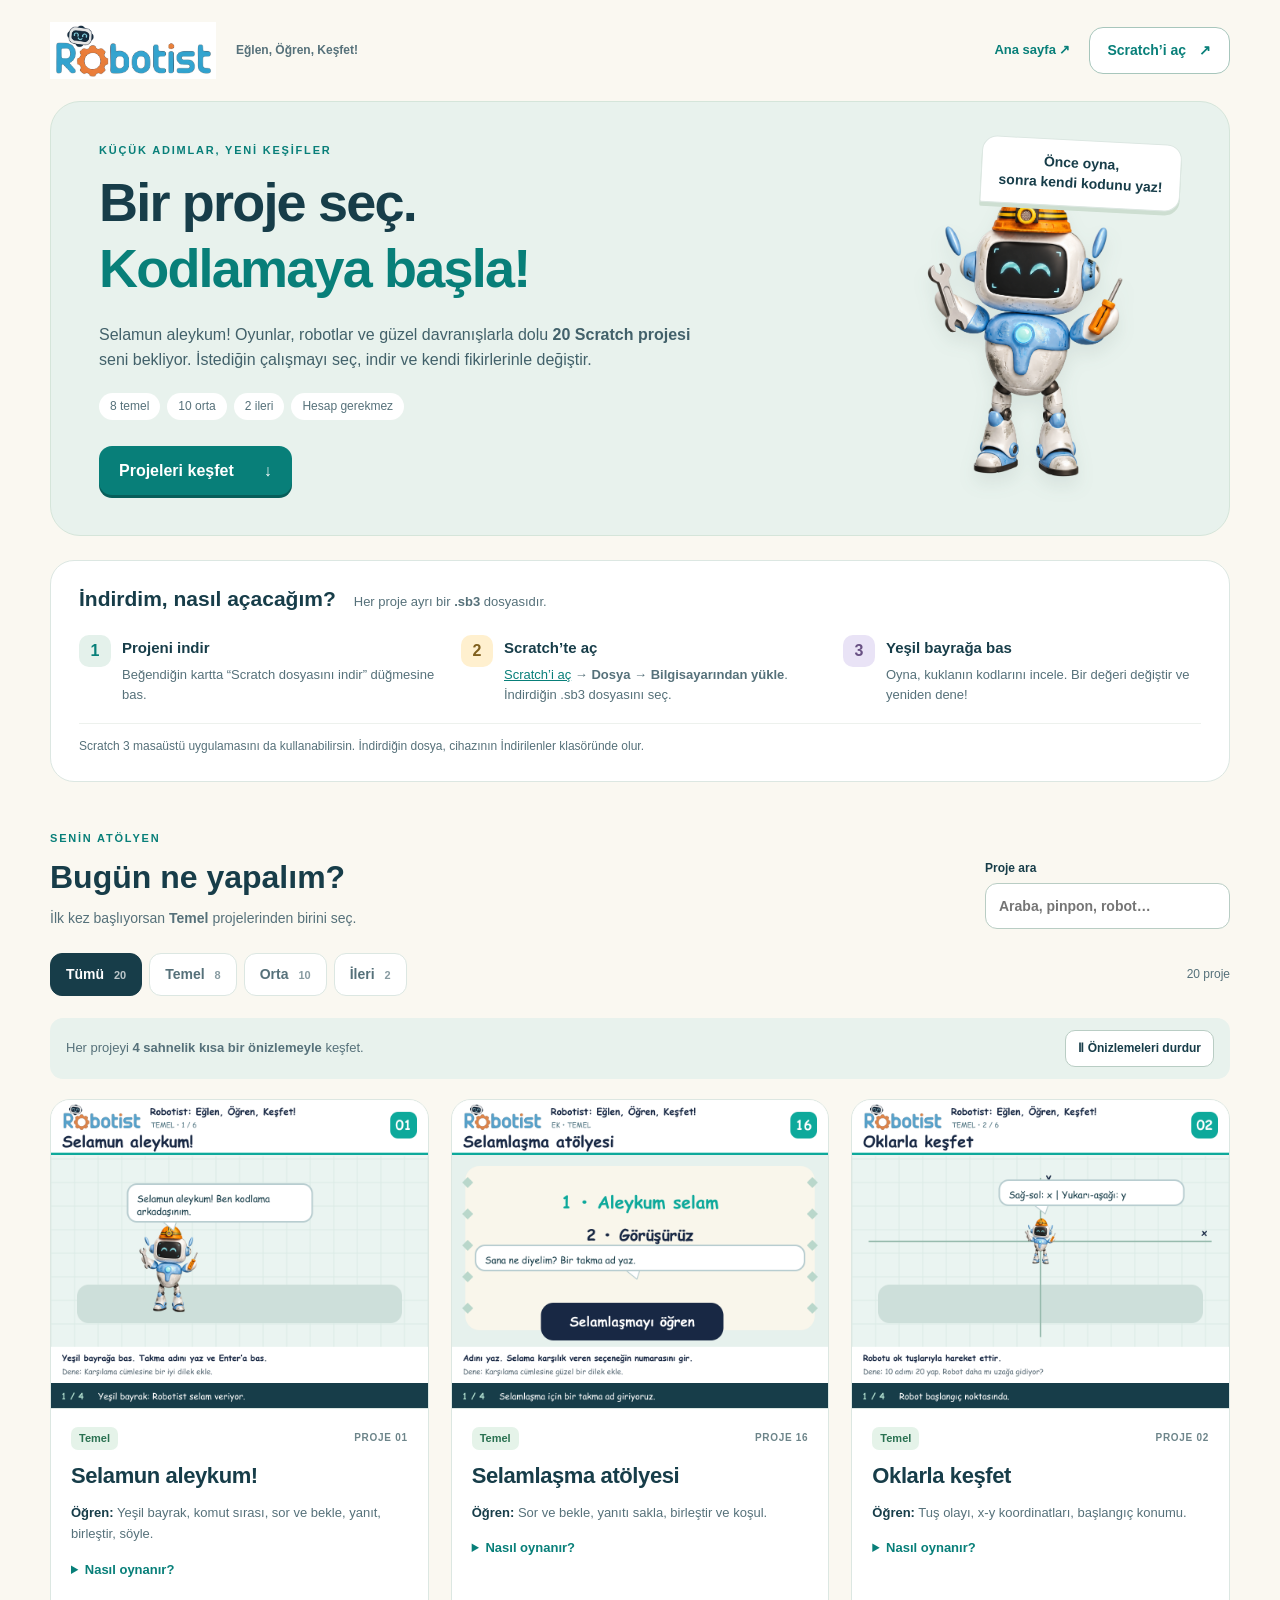
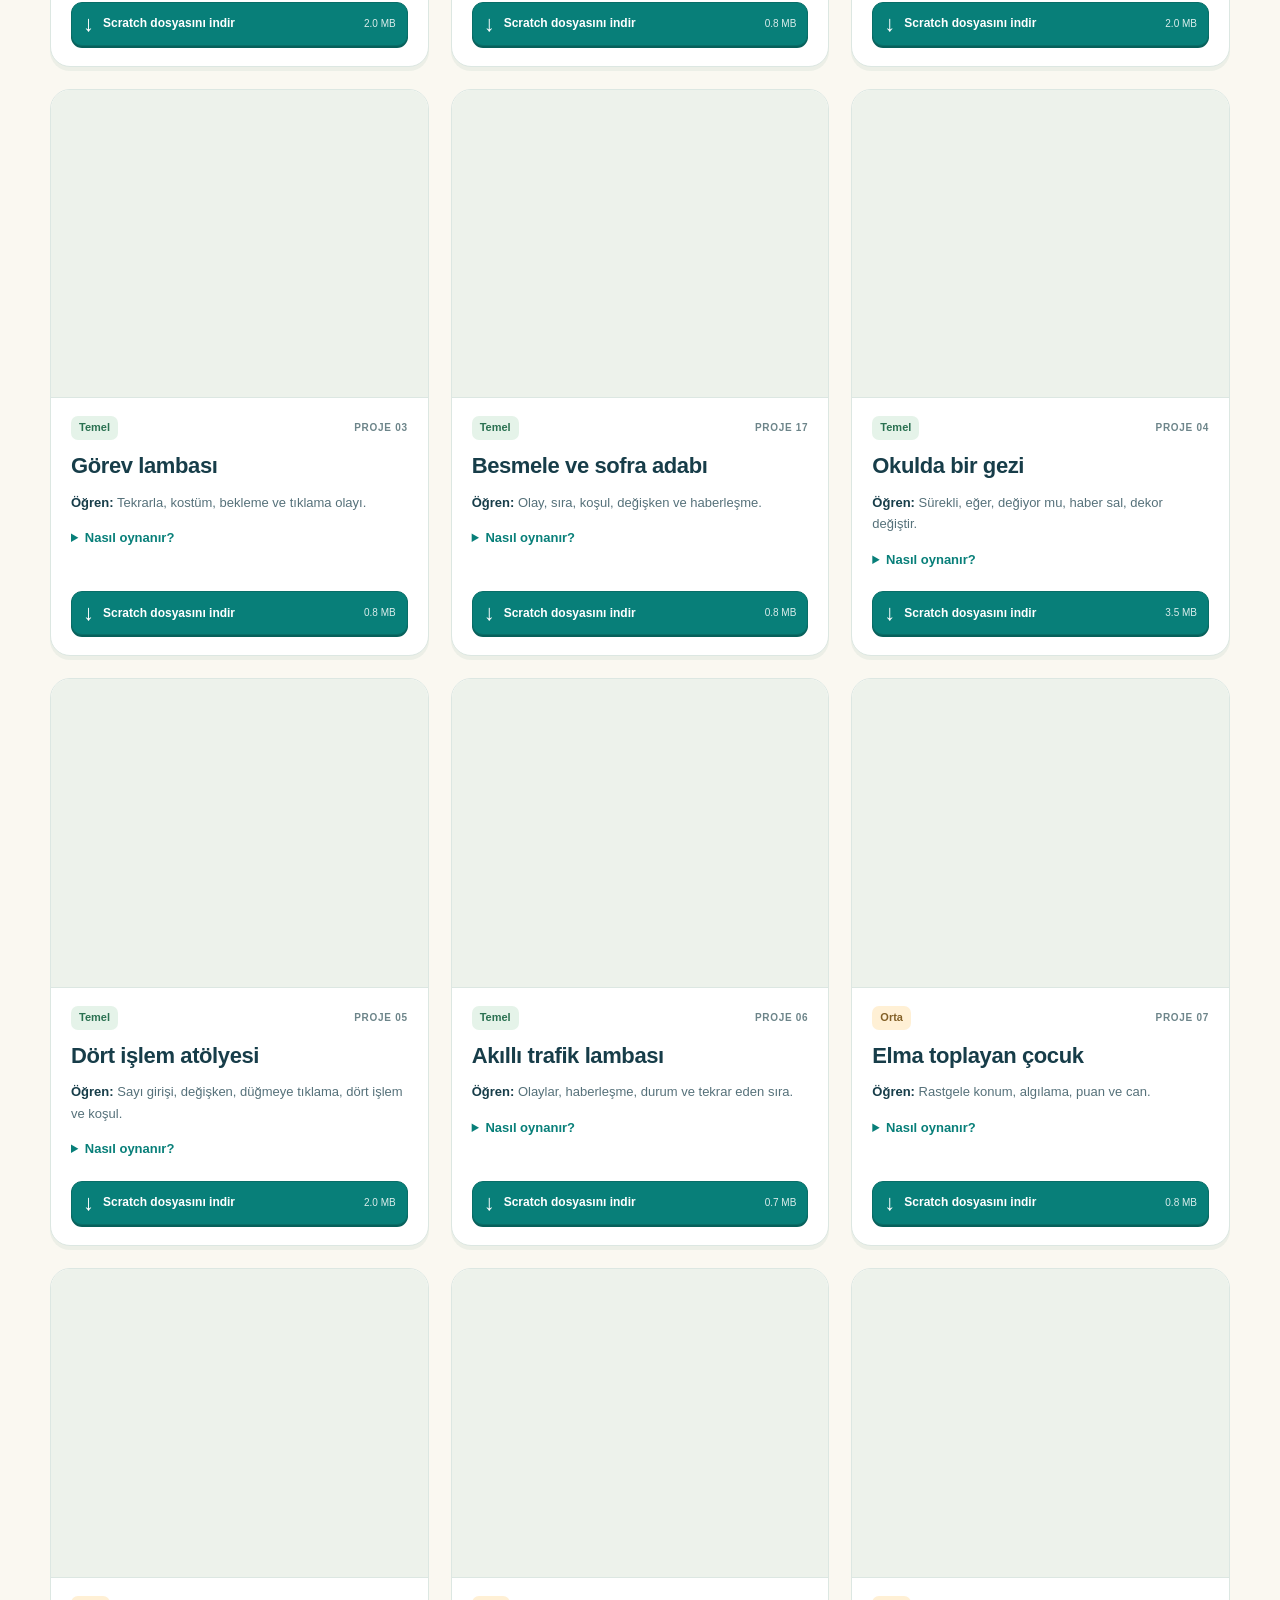
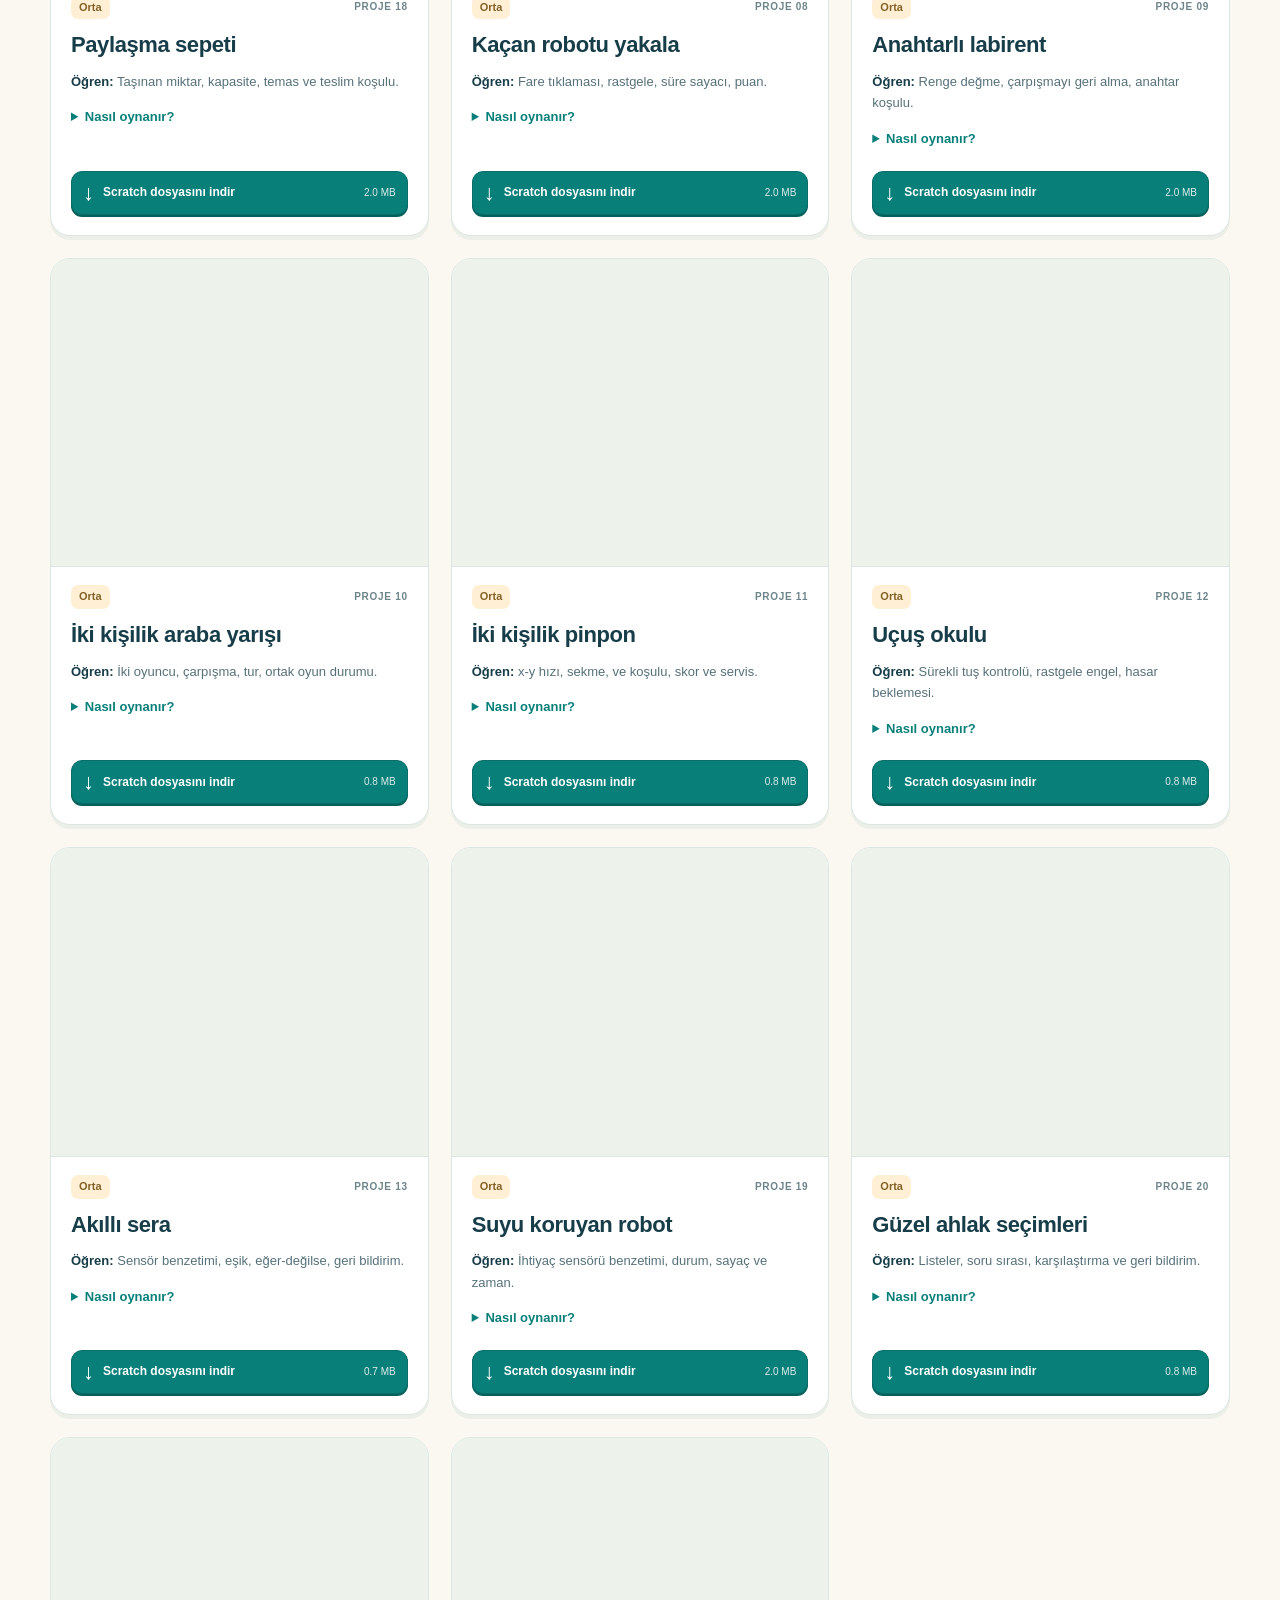
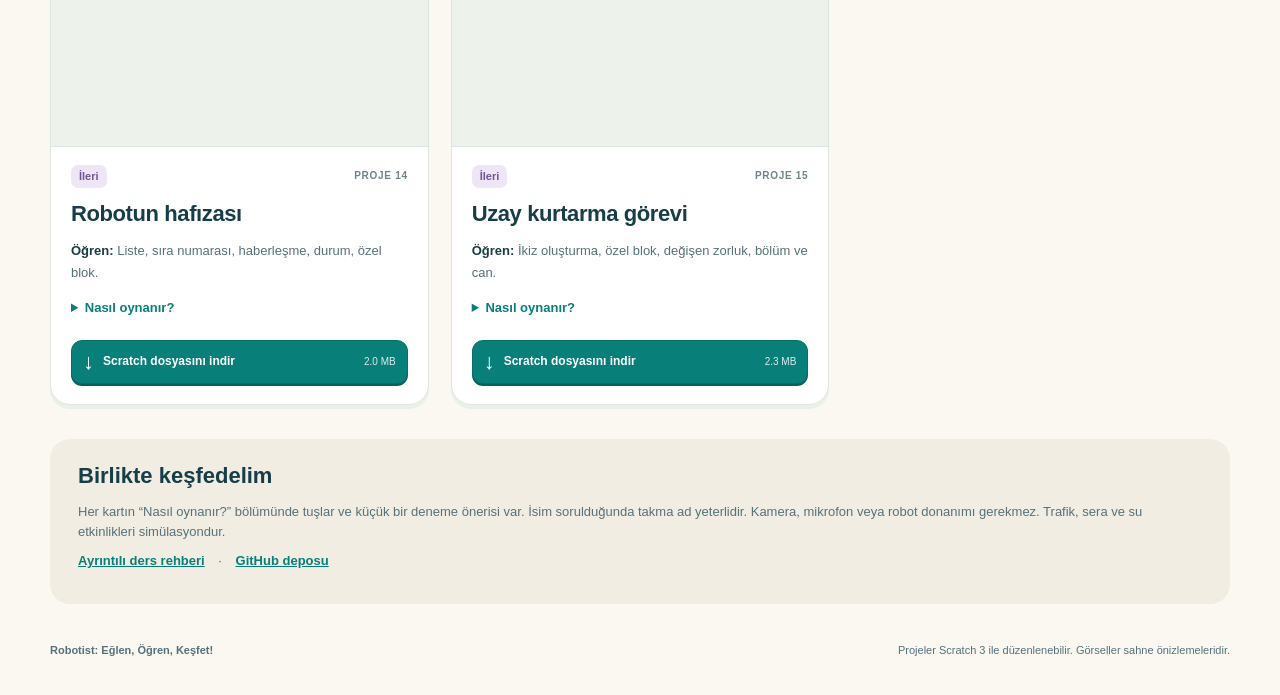
<file: index.html>
<!doctype html>
<html lang="tr"><head><meta charset="utf-8"><meta name="viewport" content="width=device-width,initial-scale=1">
<title>Robotist | 20 Scratch projesi</title><meta name="description" content="20 hareketli önizlemeli Scratch projesinden istediğini seç, tek tek indir ve Scratch'te aç. Çocuklar için temel, orta ve ileri düzey kodlama etkinlikleri.">
<link rel="icon" href="marka/robotist_logo.png"><link rel="stylesheet" href="katalog.css"><script src="katalog.js" defer></script></head>
<body><a class="skip" href="#projeler">Projelere geç</a>
<header class="site-header"><a class="brand" href="https://robotist.fun/" aria-label="Robotist ana sayfa"><img src="marka/robotist_logo.png" width="180" height="62" alt="Robotist"><span>Eğlen, Öğren, Keşfet!</span></a><nav class="header-nav"><a class="home-link" href="https://robotist.fun/">Ana sayfa ↗</a><a class="scratch-link" href="https://scratch.mit.edu/projects/editor/" target="_blank" rel="noopener">Scratch’i aç <span aria-hidden="true">↗</span></a></nav></header>
<main><section class="hero"><div><p class="eyebrow">KÜÇÜK ADIMLAR, YENİ KEŞİFLER</p><h1>Bir proje seç.<br><span>Kodlamaya başla!</span></h1><p>Selamun aleykum! Oyunlar, robotlar ve güzel davranışlarla dolu <strong>20 Scratch projesi</strong> seni bekliyor. İstediğin çalışmayı seç, indir ve kendi fikirlerinle değiştir.</p><div class="pills"><span>8 temel</span><span>10 orta</span><span>2 ileri</span><span>Hesap gerekmez</span></div><a class="primary" href="#projeler">Projeleri keşfet <span aria-hidden="true">↓</span></a></div><div class="hero-art"><img src="marka/robotist_maskot.png" alt="Kodlama arkadaşın Robotist" width="210" height="300" fetchpriority="high"><span class="speech">Önce oyna,<br>sonra kendi kodunu yaz!</span></div></section>
<section class="how" aria-labelledby="how-title"><div class="how-head"><h2 id="how-title">İndirdim, nasıl açacağım?</h2><p>Her proje ayrı bir <strong>.sb3</strong> dosyasıdır.</p></div><ol><li><span class="step">1</span><div><strong>Projeni indir</strong><p>Beğendiğin kartta “Scratch dosyasını indir” düğmesine bas.</p></div></li><li><span class="step">2</span><div><strong>Scratch’te aç</strong><p><a href="https://scratch.mit.edu/projects/editor/" target="_blank" rel="noopener">Scratch’i aç</a> → <b>Dosya → Bilgisayarından yükle</b>. İndirdiğin .sb3 dosyasını seç.</p></div></li><li><span class="step">3</span><div><strong>Yeşil bayrağa bas</strong><p>Oyna, kuklanın kodlarını incele. Bir değeri değiştir ve yeniden dene!</p></div></li></ol><p class="how-note">Scratch 3 masaüstü uygulamasını da kullanabilirsin. İndirdiğin dosya, cihazının İndirilenler klasöründe olur.</p></section>
<section id="projeler" class="catalogue" aria-labelledby="projects-title"><div class="section-heading"><div><p class="eyebrow">SENİN ATÖLYEN</p><h2 id="projects-title">Bugün ne yapalım?</h2><p>İlk kez başlıyorsan <strong>Temel</strong> projelerinden birini seç.</p></div><label class="search">Proje ara<input id="search" type="search" placeholder="Araba, pinpon, robot…" autocomplete="off"></label></div><div class="toolbar"><div class="filters" role="group" aria-label="Seviye seç"><button class="active" data-filter="all" aria-pressed="true">Tümü <span>20</span></button><button data-filter="temel" aria-pressed="false">Temel <span>8</span></button><button data-filter="orta" aria-pressed="false">Orta <span>10</span></button><button data-filter="ileri" aria-pressed="false">İleri <span>2</span></button></div><span id="result-count" role="status" aria-live="polite">20 proje</span></div>
<div class="animation-bar"><p>Her projeyi <strong>4 sahnelik kısa bir önizlemeyle</strong> keşfet.</p><button id="motion-toggle" aria-pressed="false">Ⅱ Önizlemeleri durdur</button></div>
<div class="grid"><article class="project" data-level="temel" data-search="Selamun aleykum! Yeşil bayrak, komut sırası, sor ve bekle, yanıt, birleştir, söyle. 1">
 <a class="preview" href="01_Selamun_Aleykum.sb3" download aria-label="Selamun aleykum! Scratch dosyasını indir"><img src="onizleme/01_Selamun_Aleykum_sabit.png" data-still="onizleme/01_Selamun_Aleykum_sabit.png" data-gif="onizleme/01_Selamun_Aleykum.gif" alt="Selamun aleykum! projesinin 4 karelik oyun önizlemesi" width="960" height="784" loading="lazy" decoding="async"></a>
 <div class="card-body"><div class="card-meta"><span class="level temel">Temel</span><span>PROJE 01</span></div>
 <h3>Selamun aleykum!</h3><p class="concept"><strong>Öğren:</strong> Yeşil bayrak, komut sırası, sor ve bekle, yanıt, birleştir, söyle.</p>
 <details><summary>Nasıl oynanır?</summary><p>Yeşil bayrağa bas. Takma adını yaz ve Enter’a bas.</p><p class="try">Dene: Karşılama cümlesine bir iyi dilek ekle.</p></details>
 <a class="download" href="01_Selamun_Aleykum.sb3" download><span aria-hidden="true">↓</span> Scratch dosyasını indir <small>2.0 MB</small></a>
 </div></article>
<article class="project" data-level="temel" data-search="Selamlaşma atölyesi Sor ve bekle, yanıtı sakla, birleştir ve koşul. 16">
 <a class="preview" href="16_Selamlasma_Atolyesi.sb3" download aria-label="Selamlaşma atölyesi Scratch dosyasını indir"><img src="onizleme/16_Selamlasma_Atolyesi_sabit.png" data-still="onizleme/16_Selamlasma_Atolyesi_sabit.png" data-gif="onizleme/16_Selamlasma_Atolyesi.gif" alt="Selamlaşma atölyesi projesinin 4 karelik oyun önizlemesi" width="960" height="784" loading="lazy" decoding="async"></a>
 <div class="card-body"><div class="card-meta"><span class="level temel">Temel</span><span>PROJE 16</span></div>
 <h3>Selamlaşma atölyesi</h3><p class="concept"><strong>Öğren:</strong> Sor ve bekle, yanıtı sakla, birleştir ve koşul.</p>
 <details><summary>Nasıl oynanır?</summary><p>Adını yaz. Selama karşılık veren seçeneğin numarasını gir.</p><p class="try">Dene: Karşılama cümlesine güzel bir dilek ekle.</p></details>
 <a class="download" href="16_Selamlasma_Atolyesi.sb3" download><span aria-hidden="true">↓</span> Scratch dosyasını indir <small>0.8 MB</small></a>
 </div></article>
<article class="project" data-level="temel" data-search="Oklarla keşfet Tuş olayı, x-y koordinatları, başlangıç konumu. 2">
 <a class="preview" href="02_Oklarla_Kesfet.sb3" download aria-label="Oklarla keşfet Scratch dosyasını indir"><img src="onizleme/02_Oklarla_Kesfet_sabit.png" data-still="onizleme/02_Oklarla_Kesfet_sabit.png" data-gif="onizleme/02_Oklarla_Kesfet.gif" alt="Oklarla keşfet projesinin 4 karelik oyun önizlemesi" width="960" height="784" loading="lazy" decoding="async"></a>
 <div class="card-body"><div class="card-meta"><span class="level temel">Temel</span><span>PROJE 02</span></div>
 <h3>Oklarla keşfet</h3><p class="concept"><strong>Öğren:</strong> Tuş olayı, x-y koordinatları, başlangıç konumu.</p>
 <details><summary>Nasıl oynanır?</summary><p>Robotu ok tuşlarıyla hareket ettir.</p><p class="try">Dene: 10 adımı 20 yap. Robot daha mı uzağa gidiyor?</p></details>
 <a class="download" href="02_Oklarla_Kesfet.sb3" download><span aria-hidden="true">↓</span> Scratch dosyasını indir <small>2.0 MB</small></a>
 </div></article>
<article class="project" data-level="temel" data-search="Görev lambası Tekrarla, kostüm, bekleme ve tıklama olayı. 3">
 <a class="preview" href="03_Gorev_Lambasi.sb3" download aria-label="Görev lambası Scratch dosyasını indir"><img src="onizleme/03_Gorev_Lambasi_sabit.png" data-still="onizleme/03_Gorev_Lambasi_sabit.png" data-gif="onizleme/03_Gorev_Lambasi.gif" alt="Görev lambası projesinin 4 karelik oyun önizlemesi" width="960" height="784" loading="lazy" decoding="async"></a>
 <div class="card-body"><div class="card-meta"><span class="level temel">Temel</span><span>PROJE 03</span></div>
 <h3>Görev lambası</h3><p class="concept"><strong>Öğren:</strong> Tekrarla, kostüm, bekleme ve tıklama olayı.</p>
 <details><summary>Nasıl oynanır?</summary><p>Boşluk: lambayı 4 kez yak. Lambaya tıkla: açıklamayı oku.</p><p class="try">Dene: Tekrar sayısını ve bekleme süresini değiştir.</p></details>
 <a class="download" href="03_Gorev_Lambasi.sb3" download><span aria-hidden="true">↓</span> Scratch dosyasını indir <small>0.8 MB</small></a>
 </div></article>
<article class="project" data-level="temel" data-search="Besmele ve sofra adabı Olay, sıra, koşul, değişken ve haberleşme. 17">
 <a class="preview" href="17_Besmele_ve_Sofra_Adabi.sb3" download aria-label="Besmele ve sofra adabı Scratch dosyasını indir"><img src="onizleme/17_Besmele_ve_Sofra_Adabi_sabit.png" data-still="onizleme/17_Besmele_ve_Sofra_Adabi_sabit.png" data-gif="onizleme/17_Besmele_ve_Sofra_Adabi.gif" alt="Besmele ve sofra adabı projesinin 4 karelik oyun önizlemesi" width="960" height="784" loading="lazy" decoding="async"></a>
 <div class="card-body"><div class="card-meta"><span class="level temel">Temel</span><span>PROJE 17</span></div>
 <h3>Besmele ve sofra adabı</h3><p class="concept"><strong>Öğren:</strong> Olay, sıra, koşul, değişken ve haberleşme.</p>
 <details><summary>Nasıl oynanır?</summary><p>Kartlara sırayla tıkla: besmele, ölçülü al, şükret.</p><p class="try">Dene: Sofra hazırlamaya yardım etmeyi dördüncü adım yap.</p></details>
 <a class="download" href="17_Besmele_ve_Sofra_Adabi.sb3" download><span aria-hidden="true">↓</span> Scratch dosyasını indir <small>0.8 MB</small></a>
 </div></article>
<article class="project" data-level="temel" data-search="Okulda bir gezi Sürekli, eğer, değiyor mu, haber sal, dekor değiştir. 4">
 <a class="preview" href="04_Okulda_Bir_Gezi.sb3" download aria-label="Okulda bir gezi Scratch dosyasını indir"><img src="onizleme/04_Okulda_Bir_Gezi_sabit.png" data-still="onizleme/04_Okulda_Bir_Gezi_sabit.png" data-gif="onizleme/04_Okulda_Bir_Gezi.gif" alt="Okulda bir gezi projesinin 4 karelik oyun önizlemesi" width="960" height="784" loading="lazy" decoding="async"></a>
 <div class="card-body"><div class="card-meta"><span class="level temel">Temel</span><span>PROJE 04</span></div>
 <h3>Okulda bir gezi</h3><p class="concept"><strong>Öğren:</strong> Sürekli, eğer, değiyor mu, haber sal, dekor değiştir.</p>
 <details><summary>Nasıl oynanır?</summary><p>Oklarla yürü. Kapıdan sınıfa, bahçeye, kütüphaneye geç.</p><p class="try">Dene: Okul için yeni bir oda ve dekor ekle.</p></details>
 <a class="download" href="04_Okulda_Bir_Gezi.sb3" download><span aria-hidden="true">↓</span> Scratch dosyasını indir <small>3.5 MB</small></a>
 </div></article>
<article class="project" data-level="temel" data-search="Dört işlem atölyesi Sayı girişi, değişken, düğmeye tıklama, dört işlem ve koşul. 5">
 <a class="preview" href="05_Dort_Islem_Atolyesi.sb3" download aria-label="Dört işlem atölyesi Scratch dosyasını indir"><img src="onizleme/05_Dort_Islem_Atolyesi_sabit.png" data-still="onizleme/05_Dort_Islem_Atolyesi_sabit.png" data-gif="onizleme/05_Dort_Islem_Atolyesi.gif" alt="Dört işlem atölyesi projesinin 4 karelik oyun önizlemesi" width="960" height="784" loading="lazy" decoding="async"></a>
 <div class="card-body"><div class="card-meta"><span class="level temel">Temel</span><span>PROJE 05</span></div>
 <h3>Dört işlem atölyesi</h3><p class="concept"><strong>Öğren:</strong> Sayı girişi, değişken, düğmeye tıklama, dört işlem ve koşul.</p>
 <details><summary>Nasıl oynanır?</summary><p>İki sayı yaz. Hesap makinesinde +, −, × veya ÷ düğmesine tıkla.</p><p class="try">Sayıyı değiştir: 1. sayı / 2. sayı. Yeni hesap: C.</p></details>
 <a class="download" href="05_Dort_Islem_Atolyesi.sb3" download><span aria-hidden="true">↓</span> Scratch dosyasını indir <small>2.0 MB</small></a>
 </div></article>
<article class="project" data-level="temel" data-search="Akıllı trafik lambası Olaylar, haberleşme, durum ve tekrar eden sıra. 6">
 <a class="preview" href="06_Akilli_Trafik_Lambasi.sb3" download aria-label="Akıllı trafik lambası Scratch dosyasını indir"><img src="onizleme/06_Akilli_Trafik_Lambasi_sabit.png" data-still="onizleme/06_Akilli_Trafik_Lambasi_sabit.png" data-gif="onizleme/06_Akilli_Trafik_Lambasi.gif" alt="Akıllı trafik lambası projesinin 4 karelik oyun önizlemesi" width="960" height="784" loading="lazy" decoding="async"></a>
 <div class="card-body"><div class="card-meta"><span class="level temel">Temel</span><span>PROJE 06</span></div>
 <h3>Akıllı trafik lambası</h3><p class="concept"><strong>Öğren:</strong> Olaylar, haberleşme, durum ve tekrar eden sıra.</p>
 <details><summary>Nasıl oynanır?</summary><p>Yeşil bayrak: başlat. Araç yalnız yeşilde ilerler.</p><p class="try">Dene: Kırmızı ve yeşil ışığın sürelerini değiştir.</p></details>
 <a class="download" href="06_Akilli_Trafik_Lambasi.sb3" download><span aria-hidden="true">↓</span> Scratch dosyasını indir <small>0.7 MB</small></a>
 </div></article>
<article class="project" data-level="orta" data-search="Elma toplayan çocuk Rastgele konum, algılama, puan ve can. 7">
 <a class="preview" href="07_Elma_Toplayan_Cocuk.sb3" download aria-label="Elma toplayan çocuk Scratch dosyasını indir"><img src="onizleme/07_Elma_Toplayan_Cocuk_sabit.png" data-still="onizleme/07_Elma_Toplayan_Cocuk_sabit.png" data-gif="onizleme/07_Elma_Toplayan_Cocuk.gif" alt="Elma toplayan çocuk projesinin 4 karelik oyun önizlemesi" width="960" height="784" loading="lazy" decoding="async"></a>
 <div class="card-body"><div class="card-meta"><span class="level orta">Orta</span><span>PROJE 07</span></div>
 <h3>Elma toplayan çocuk</h3><p class="concept"><strong>Öğren:</strong> Rastgele konum, algılama, puan ve can.</p>
 <details><summary>Nasıl oynanır?</summary><p>Sağ / sol ok: yürü. 10 elma topla; 5 canın var.</p><p class="try">Dene: Elmanın düşme hızını 4 yerine 6 yap.</p></details>
 <a class="download" href="07_Elma_Toplayan_Cocuk.sb3" download><span aria-hidden="true">↓</span> Scratch dosyasını indir <small>0.8 MB</small></a>
 </div></article>
<article class="project" data-level="orta" data-search="Paylaşma sepeti Taşınan miktar, kapasite, temas ve teslim koşulu. 18">
 <a class="preview" href="18_Paylasma_Sepeti.sb3" download aria-label="Paylaşma sepeti Scratch dosyasını indir"><img src="onizleme/18_Paylasma_Sepeti_sabit.png" data-still="onizleme/18_Paylasma_Sepeti_sabit.png" data-gif="onizleme/18_Paylasma_Sepeti.gif" alt="Paylaşma sepeti projesinin 4 karelik oyun önizlemesi" width="960" height="784" loading="lazy" decoding="async"></a>
 <div class="card-body"><div class="card-meta"><span class="level orta">Orta</span><span>PROJE 18</span></div>
 <h3>Paylaşma sepeti</h3><p class="concept"><strong>Öğren:</strong> Taşınan miktar, kapasite, temas ve teslim koşulu.</p>
 <details><summary>Nasıl oynanır?</summary><p>Oklarla 3 elma topla, sağdaki sepete götür. 2 sepet hazırla.</p><p class="try">Dene: Sepetin kapasitesini değiştir; gereken elmaları hesapla.</p></details>
 <a class="download" href="18_Paylasma_Sepeti.sb3" download><span aria-hidden="true">↓</span> Scratch dosyasını indir <small>2.0 MB</small></a>
 </div></article>
<article class="project" data-level="orta" data-search="Kaçan robotu yakala Fare tıklaması, rastgele, süre sayacı, puan. 8">
 <a class="preview" href="08_Kacan_Robotu_Yakala.sb3" download aria-label="Kaçan robotu yakala Scratch dosyasını indir"><img src="onizleme/08_Kacan_Robotu_Yakala_sabit.png" data-still="onizleme/08_Kacan_Robotu_Yakala_sabit.png" data-gif="onizleme/08_Kacan_Robotu_Yakala.gif" alt="Kaçan robotu yakala projesinin 4 karelik oyun önizlemesi" width="960" height="784" loading="lazy" decoding="async"></a>
 <div class="card-body"><div class="card-meta"><span class="level orta">Orta</span><span>PROJE 08</span></div>
 <h3>Kaçan robotu yakala</h3><p class="concept"><strong>Öğren:</strong> Fare tıklaması, rastgele, süre sayacı, puan.</p>
 <details><summary>Nasıl oynanır?</summary><p>20 saniye içinde robota tıkla. Her tıklama 1 puan.</p><p class="try">Dene: Kaçış aralığını 1 saniyeden 0.5 saniyeye indir.</p></details>
 <a class="download" href="08_Kacan_Robotu_Yakala.sb3" download><span aria-hidden="true">↓</span> Scratch dosyasını indir <small>2.0 MB</small></a>
 </div></article>
<article class="project" data-level="orta" data-search="Anahtarlı labirent Renge değme, çarpışmayı geri alma, anahtar koşulu. 9">
 <a class="preview" href="09_Anahtarli_Labirent.sb3" download aria-label="Anahtarlı labirent Scratch dosyasını indir"><img src="onizleme/09_Anahtarli_Labirent_sabit.png" data-still="onizleme/09_Anahtarli_Labirent_sabit.png" data-gif="onizleme/09_Anahtarli_Labirent.gif" alt="Anahtarlı labirent projesinin 4 karelik oyun önizlemesi" width="960" height="784" loading="lazy" decoding="async"></a>
 <div class="card-body"><div class="card-meta"><span class="level orta">Orta</span><span>PROJE 09</span></div>
 <h3>Anahtarlı labirent</h3><p class="concept"><strong>Öğren:</strong> Renge değme, çarpışmayı geri alma, anahtar koşulu.</p>
 <details><summary>Nasıl oynanır?</summary><p>Oklarla ilerle. Anahtarı al, sağ üstteki kapıya ulaş.</p><p class="try">Dene: Duvar rengini değiştirirsen algılama rengini de değiştir.</p></details>
 <a class="download" href="09_Anahtarli_Labirent.sb3" download><span aria-hidden="true">↓</span> Scratch dosyasını indir <small>2.0 MB</small></a>
 </div></article>
<article class="project" data-level="orta" data-search="İki kişilik araba yarışı İki oyuncu, çarpışma, tur, ortak oyun durumu. 10">
 <a class="preview" href="10_Iki_Kisilik_Araba_Yarisi.sb3" download aria-label="İki kişilik araba yarışı Scratch dosyasını indir"><img src="onizleme/10_Iki_Kisilik_Araba_Yarisi_sabit.png" data-still="onizleme/10_Iki_Kisilik_Araba_Yarisi_sabit.png" data-gif="onizleme/10_Iki_Kisilik_Araba_Yarisi.gif" alt="İki kişilik araba yarışı projesinin 4 karelik oyun önizlemesi" width="960" height="784" loading="lazy" decoding="async"></a>
 <div class="card-body"><div class="card-meta"><span class="level orta">Orta</span><span>PROJE 10</span></div>
 <h3>İki kişilik araba yarışı</h3><p class="concept"><strong>Öğren:</strong> İki oyuncu, çarpışma, tur, ortak oyun durumu.</p>
 <details><summary>Nasıl oynanır?</summary><p>Mavi: W A S D  |  Mercan: oklar  |  İlk 3 tur kazanır.</p><p class="try">Konilere çarpınca geri gidersin. Yeşil bayrak: yeni yarış.</p></details>
 <a class="download" href="10_Iki_Kisilik_Araba_Yarisi.sb3" download><span aria-hidden="true">↓</span> Scratch dosyasını indir <small>0.8 MB</small></a>
 </div></article>
<article class="project" data-level="orta" data-search="İki kişilik pinpon x-y hızı, sekme, ve koşulu, skor ve servis. 11">
 <a class="preview" href="11_Iki_Kisilik_Pinpon.sb3" download aria-label="İki kişilik pinpon Scratch dosyasını indir"><img src="onizleme/11_Iki_Kisilik_Pinpon_sabit.png" data-still="onizleme/11_Iki_Kisilik_Pinpon_sabit.png" data-gif="onizleme/11_Iki_Kisilik_Pinpon.gif" alt="İki kişilik pinpon projesinin 4 karelik oyun önizlemesi" width="960" height="784" loading="lazy" decoding="async"></a>
 <div class="card-body"><div class="card-meta"><span class="level orta">Orta</span><span>PROJE 11</span></div>
 <h3>İki kişilik pinpon</h3><p class="concept"><strong>Öğren:</strong> x-y hızı, sekme, ve koşulu, skor ve servis.</p>
 <details><summary>Nasıl oynanır?</summary><p>Sol: W / S  |  Sağ: yukarı / aşağı  |  İlk 5 sayı kazanır.</p><p class="try">Dene: Topun yatay hızını 5 yerine 7 yap.</p></details>
 <a class="download" href="11_Iki_Kisilik_Pinpon.sb3" download><span aria-hidden="true">↓</span> Scratch dosyasını indir <small>0.8 MB</small></a>
 </div></article>
<article class="project" data-level="orta" data-search="Uçuş okulu Sürekli tuş kontrolü, rastgele engel, hasar beklemesi. 12">
 <a class="preview" href="12_Ucus_Okulu.sb3" download aria-label="Uçuş okulu Scratch dosyasını indir"><img src="onizleme/12_Ucus_Okulu_sabit.png" data-still="onizleme/12_Ucus_Okulu_sabit.png" data-gif="onizleme/12_Ucus_Okulu.gif" alt="Uçuş okulu projesinin 4 karelik oyun önizlemesi" width="960" height="784" loading="lazy" decoding="async"></a>
 <div class="card-body"><div class="card-meta"><span class="level orta">Orta</span><span>PROJE 12</span></div>
 <h3>Uçuş okulu</h3><p class="concept"><strong>Öğren:</strong> Sürekli tuş kontrolü, rastgele engel, hasar beklemesi.</p>
 <details><summary>Nasıl oynanır?</summary><p>Oklarla uç. 10 yıldız topla, fırtına bulutundan kaç.</p><p class="try">3 canın var. Buluta değince kısa süre korunursun.</p></details>
 <a class="download" href="12_Ucus_Okulu.sb3" download><span aria-hidden="true">↓</span> Scratch dosyasını indir <small>0.8 MB</small></a>
 </div></article>
<article class="project" data-level="orta" data-search="Akıllı sera Sensör benzetimi, eşik, eğer-değilse, geri bildirim. 13">
 <a class="preview" href="13_Akilli_Sera.sb3" download aria-label="Akıllı sera Scratch dosyasını indir"><img src="onizleme/13_Akilli_Sera_sabit.png" data-still="onizleme/13_Akilli_Sera_sabit.png" data-gif="onizleme/13_Akilli_Sera.gif" alt="Akıllı sera projesinin 4 karelik oyun önizlemesi" width="960" height="784" loading="lazy" decoding="async"></a>
 <div class="card-body"><div class="card-meta"><span class="level orta">Orta</span><span>PROJE 13</span></div>
 <h3>Akıllı sera</h3><p class="concept"><strong>Öğren:</strong> Sensör benzetimi, eşik, eğer-değilse, geri bildirim.</p>
 <details><summary>Nasıl oynanır?</summary><p>Güneş: toprağı kurut. Yağmur: su ekle. A: otomatik.</p><p class="try">Bitkiye tıkla: Subhanallah! Bitkileri birlikte gözlemleyelim.</p></details>
 <a class="download" href="13_Akilli_Sera.sb3" download><span aria-hidden="true">↓</span> Scratch dosyasını indir <small>0.7 MB</small></a>
 </div></article>
<article class="project" data-level="orta" data-search="Suyu koruyan robot İhtiyaç sensörü benzetimi, durum, sayaç ve zaman. 19">
 <a class="preview" href="19_Suyu_Koruyan_Robot.sb3" download aria-label="Suyu koruyan robot Scratch dosyasını indir"><img src="onizleme/19_Suyu_Koruyan_Robot_sabit.png" data-still="onizleme/19_Suyu_Koruyan_Robot_sabit.png" data-gif="onizleme/19_Suyu_Koruyan_Robot.gif" alt="Suyu koruyan robot projesinin 4 karelik oyun önizlemesi" width="960" height="784" loading="lazy" decoding="async"></a>
 <div class="card-body"><div class="card-meta"><span class="level orta">Orta</span><span>PROJE 19</span></div>
 <h3>Suyu koruyan robot</h3><p class="concept"><strong>Öğren:</strong> İhtiyaç sensörü benzetimi, durum, sayaç ve zaman.</p>
 <details><summary>Nasıl oynanır?</summary><p>Musluğa tıklayarak aç / kapat. İhtiyaç bitince kapat.</p><p class="try">15 saniyelik görev: ihtiyaç varken suyu aç, yokken kapat.</p></details>
 <a class="download" href="19_Suyu_Koruyan_Robot.sb3" download><span aria-hidden="true">↓</span> Scratch dosyasını indir <small>2.0 MB</small></a>
 </div></article>
<article class="project" data-level="orta" data-search="Güzel ahlak seçimleri Listeler, soru sırası, karşılaştırma ve geri bildirim. 20">
 <a class="preview" href="20_Guzel_Ahlak_Secimleri.sb3" download aria-label="Güzel ahlak seçimleri Scratch dosyasını indir"><img src="onizleme/20_Guzel_Ahlak_Secimleri_sabit.png" data-still="onizleme/20_Guzel_Ahlak_Secimleri_sabit.png" data-gif="onizleme/20_Guzel_Ahlak_Secimleri.gif" alt="Güzel ahlak seçimleri projesinin 4 karelik oyun önizlemesi" width="960" height="784" loading="lazy" decoding="async"></a>
 <div class="card-body"><div class="card-meta"><span class="level orta">Orta</span><span>PROJE 20</span></div>
 <h3>Güzel ahlak seçimleri</h3><p class="concept"><strong>Öğren:</strong> Listeler, soru sırası, karşılaştırma ve geri bildirim.</p>
 <details><summary>Nasıl oynanır?</summary><p>Soruları oku. 1 veya 2 yaz. Açıklamaları birlikte konuşun.</p><p class="try">Dene: Listeye yeni bir günlük hayat sorusu ekle.</p></details>
 <a class="download" href="20_Guzel_Ahlak_Secimleri.sb3" download><span aria-hidden="true">↓</span> Scratch dosyasını indir <small>0.8 MB</small></a>
 </div></article>
<article class="project" data-level="ileri" data-search="Robotun hafızası Liste, sıra numarası, haberleşme, durum, özel blok. 14">
 <a class="preview" href="14_Robotun_Hafizasi.sb3" download aria-label="Robotun hafızası Scratch dosyasını indir"><img src="onizleme/14_Robotun_Hafizasi_sabit.png" data-still="onizleme/14_Robotun_Hafizasi_sabit.png" data-gif="onizleme/14_Robotun_Hafizasi.gif" alt="Robotun hafızası projesinin 4 karelik oyun önizlemesi" width="960" height="784" loading="lazy" decoding="async"></a>
 <div class="card-body"><div class="card-meta"><span class="level ileri">İleri</span><span>PROJE 14</span></div>
 <h3>Robotun hafızası</h3><p class="concept"><strong>Öğren:</strong> Liste, sıra numarası, haberleşme, durum, özel blok.</p>
 <details><summary>Nasıl oynanır?</summary><p>Renk sırasını izle, aynı sırayla düğmelere tıkla.</p><p class="try">Her tur bir renk eklenir. 6 turu bitir, hafıza ustası ol.</p></details>
 <a class="download" href="14_Robotun_Hafizasi.sb3" download><span aria-hidden="true">↓</span> Scratch dosyasını indir <small>2.0 MB</small></a>
 </div></article>
<article class="project" data-level="ileri" data-search="Uzay kurtarma görevi İkiz oluşturma, özel blok, değişen zorluk, bölüm ve can. 15">
 <a class="preview" href="15_Uzay_Kurtarma_Gorevi.sb3" download aria-label="Uzay kurtarma görevi Scratch dosyasını indir"><img src="onizleme/15_Uzay_Kurtarma_Gorevi_sabit.png" data-still="onizleme/15_Uzay_Kurtarma_Gorevi_sabit.png" data-gif="onizleme/15_Uzay_Kurtarma_Gorevi.gif" alt="Uzay kurtarma görevi projesinin 4 karelik oyun önizlemesi" width="960" height="784" loading="lazy" decoding="async"></a>
 <div class="card-body"><div class="card-meta"><span class="level ileri">İleri</span><span>PROJE 15</span></div>
 <h3>Uzay kurtarma görevi</h3><p class="concept"><strong>Öğren:</strong> İkiz oluşturma, özel blok, değişen zorluk, bölüm ve can.</p>
 <details><summary>Nasıl oynanır?</summary><p>Oklarla uç. Enerjiye dokun, meteordan kaç. 15 enerji topla.</p><p class="try">3 can • 5 ve 10 enerjide zorluk artar • Bayrak: yeniden başla</p></details>
 <a class="download" href="15_Uzay_Kurtarma_Gorevi.sb3" download><span aria-hidden="true">↓</span> Scratch dosyasını indir <small>2.3 MB</small></a>
 </div></article></div><div id="empty" class="empty" hidden>Bu aramada proje bulunamadı. <button id="clear-search">Tüm projeleri göster</button></div></section>
<aside class="teacher"><h2>Birlikte keşfedelim</h2><p>Her kartın “Nasıl oynanır?” bölümünde tuşlar ve küçük bir deneme önerisi var. İsim sorulduğunda takma ad yeterlidir. Kamera, mikrofon veya robot donanımı gerekmez. Trafik, sera ve su etkinlikleri simülasyondur.</p><p><a href="BASLA_BURADAN.html">Ayrıntılı ders rehberi</a> <span aria-hidden="true">·</span> <a href="https://github.com/sultanamed/robotist-20-scratch-projesi" target="_blank" rel="noopener">GitHub deposu</a></p></aside></main>
<footer><strong>Robotist: Eğlen, Öğren, Keşfet!</strong><span>Projeler Scratch 3 ile düzenlenebilir. Görseller sahne önizlemeleridir.</span></footer>
<div class="notice" id="download-notice" role="status" hidden>Dosyayı açmak için Scratch → Dosya → Bilgisayarından yükle.<button aria-label="Bildirimi kapat">×</button></div></body></html>
</file>
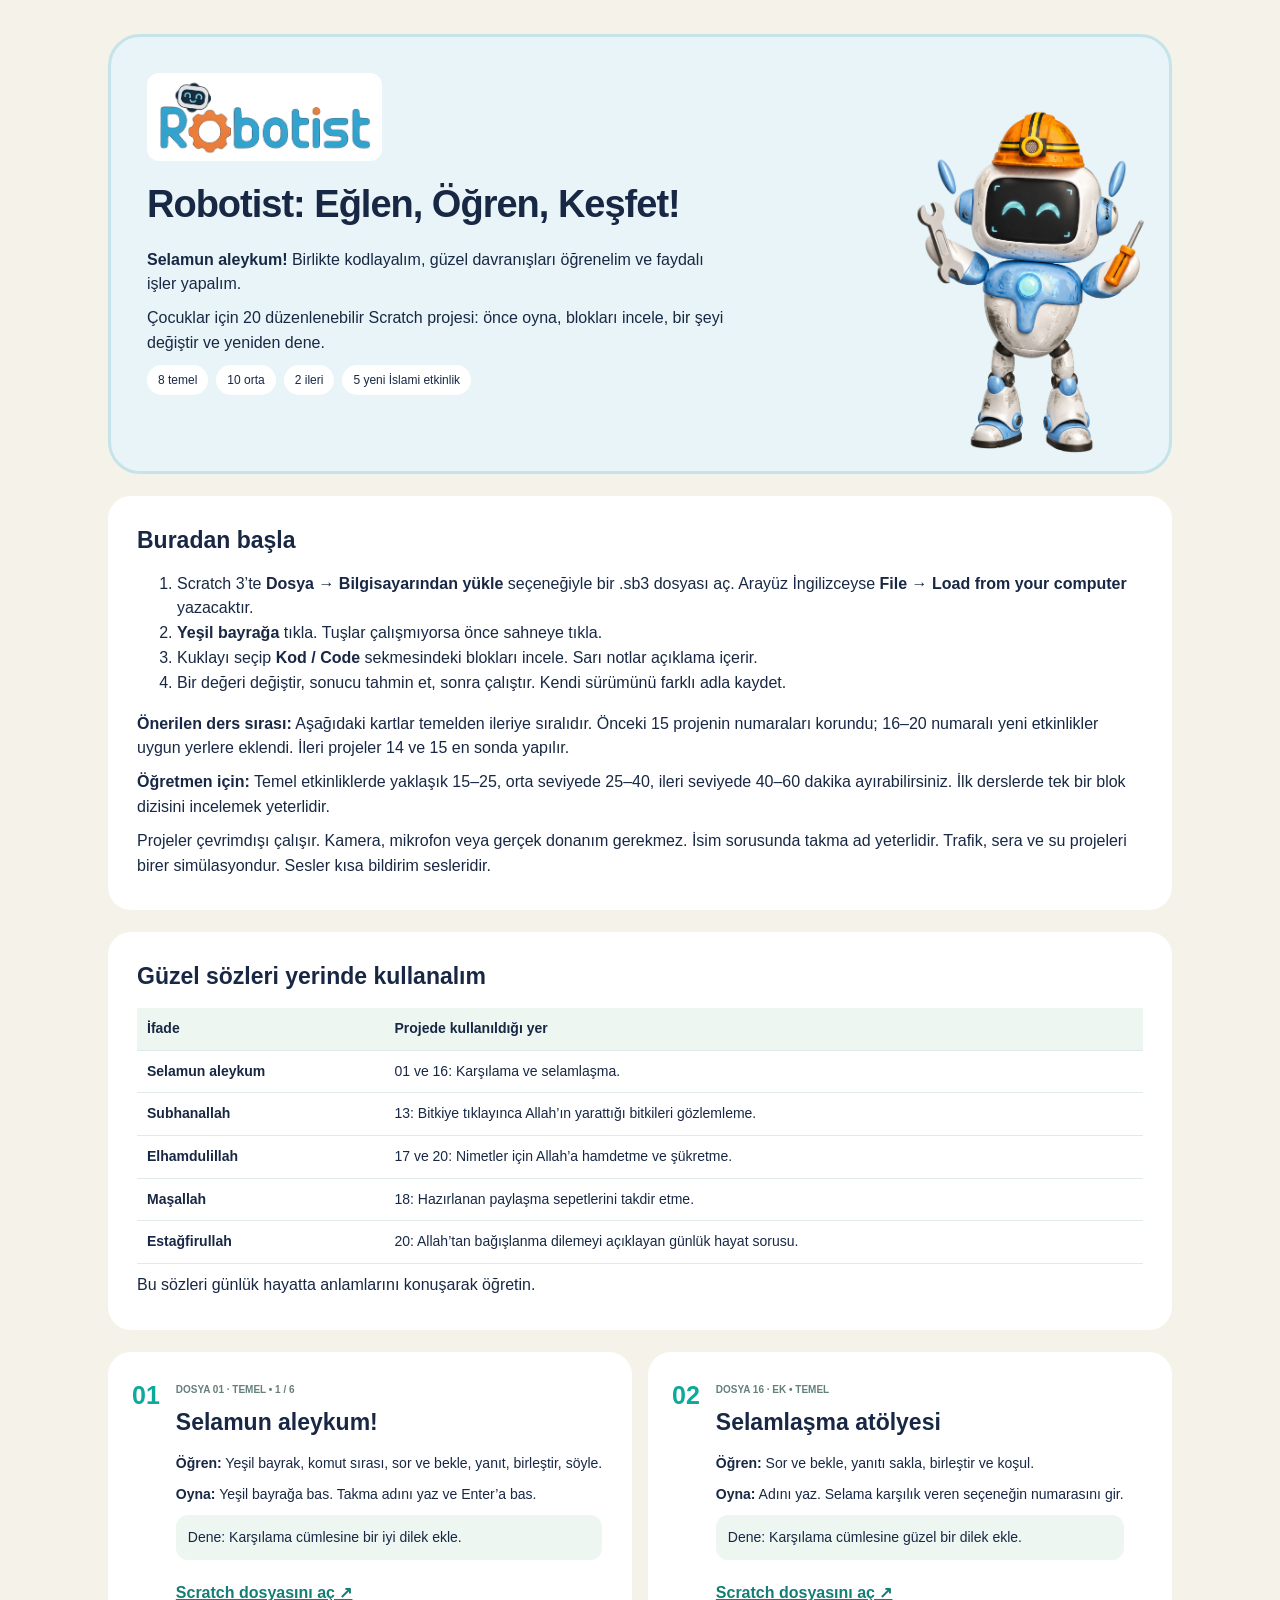
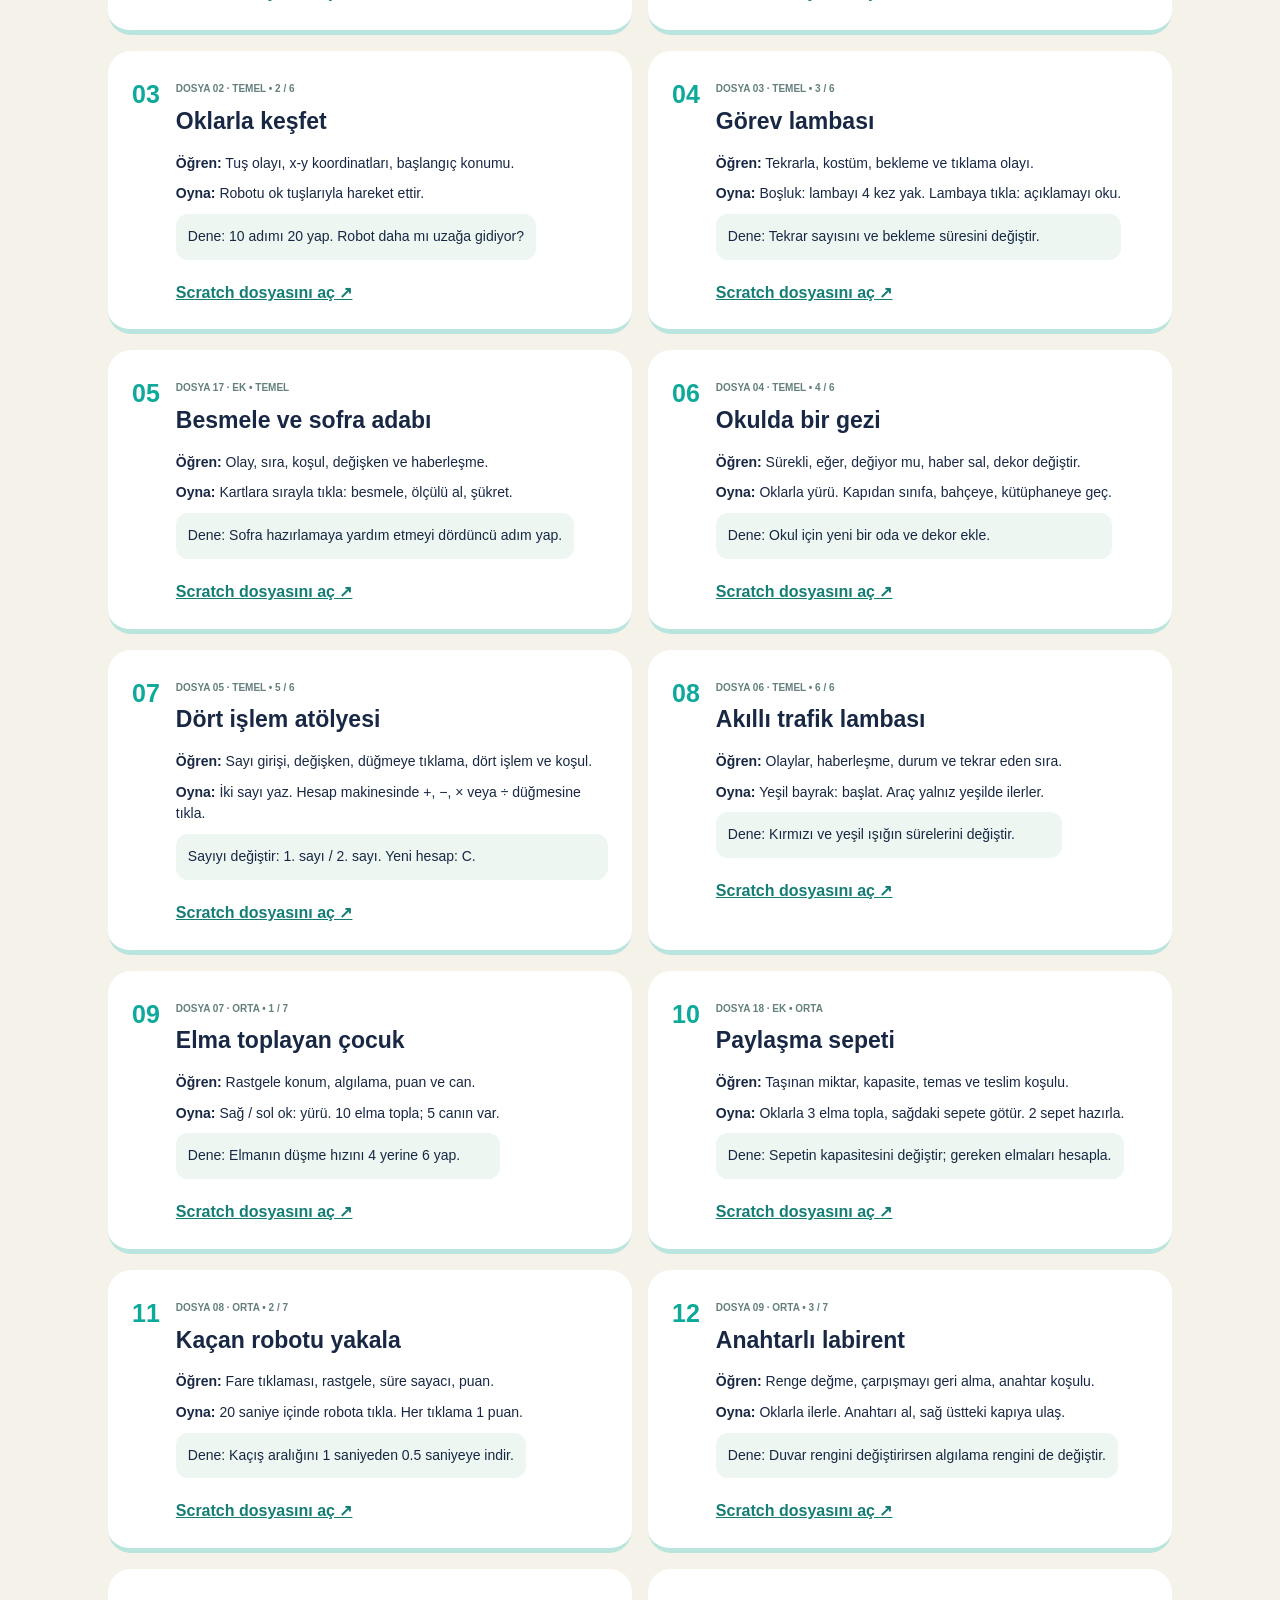
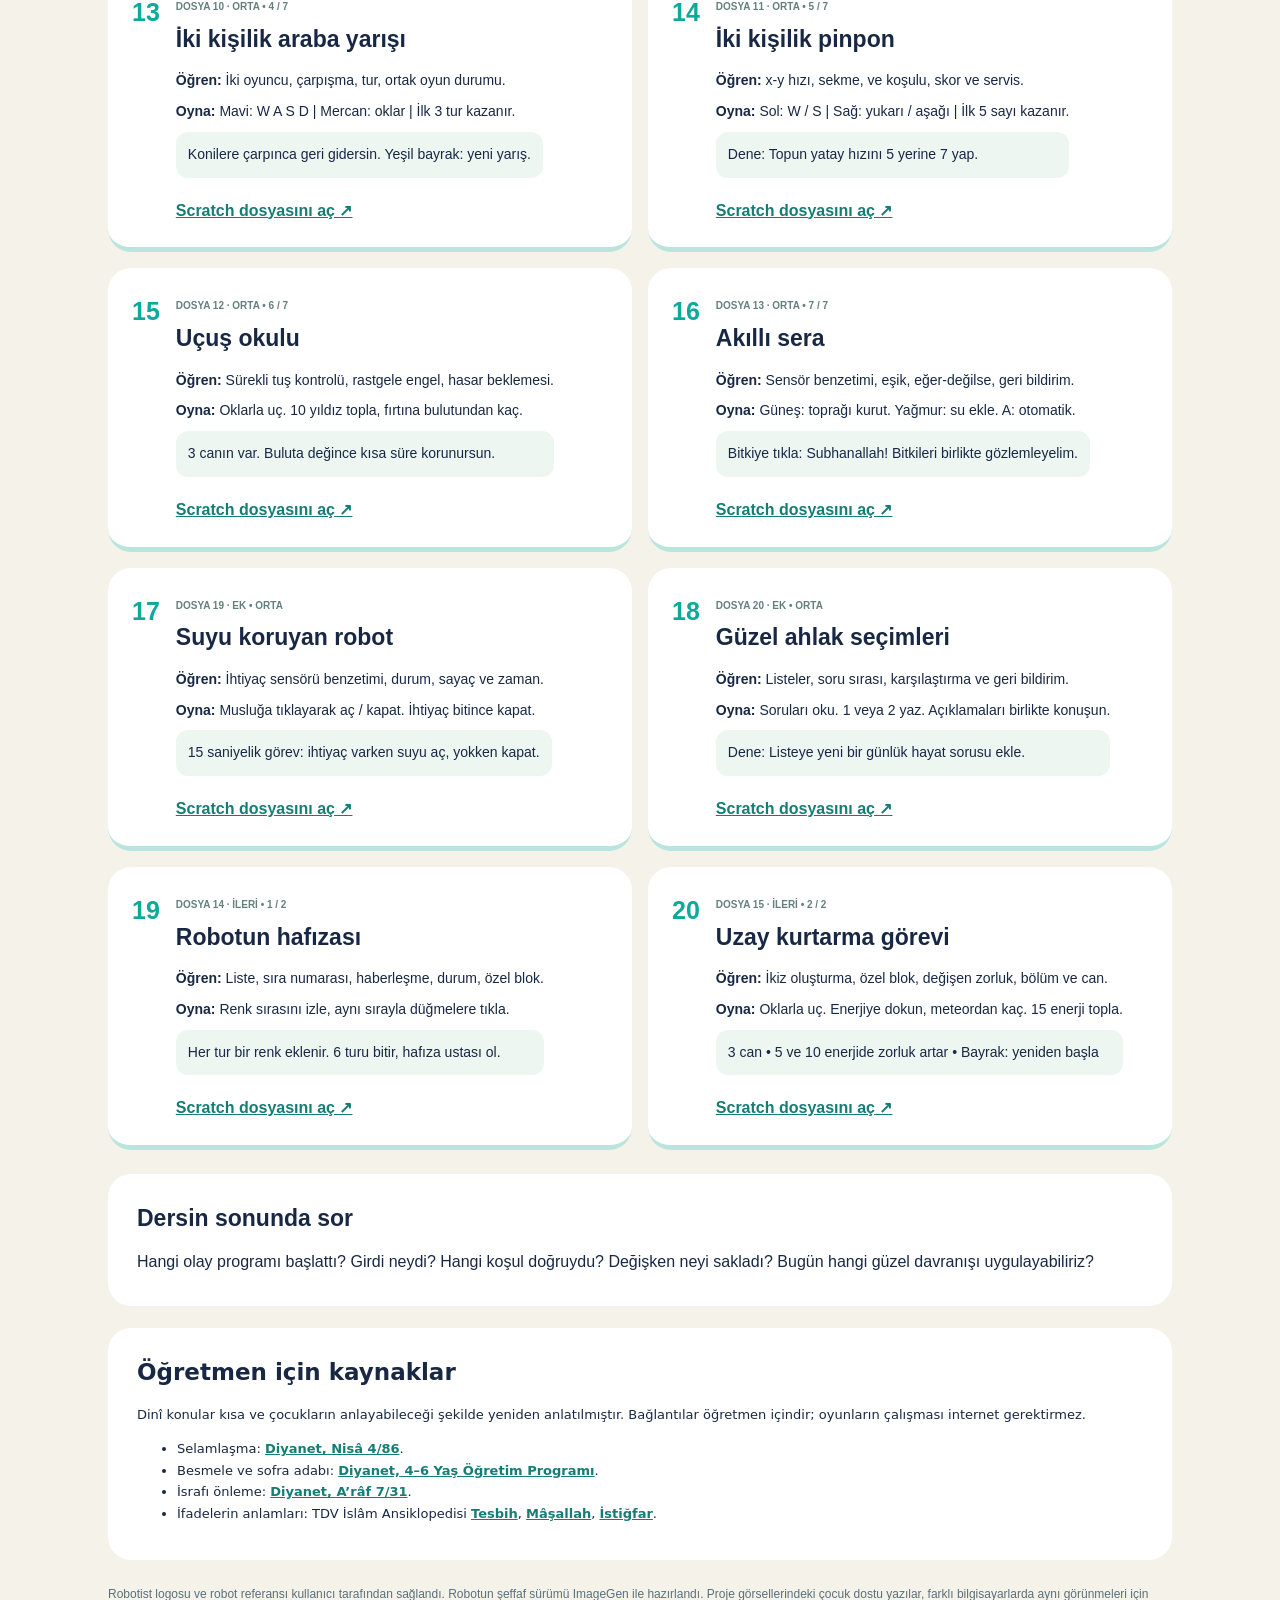
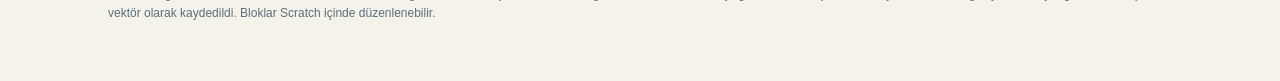
<file: BASLA_BURADAN.html>
<!doctype html><html lang="tr"><meta charset="utf-8"><meta name="viewport" content="width=device-width,initial-scale=1"><title>Robotist • Eğlen, Öğren, Keşfet!</title><style>
    *{box-sizing:border-box}body{margin:0;background:#f5f3e9;color:#182844;font:16px/1.55 "Comic Sans MS","Chalkboard SE",sans-serif}main{max-width:1120px;margin:auto;padding:34px 28px}header{position:relative;background:#e8f4f7;padding:36px;border:3px solid #c6e3ea;border-radius:32px;margin-bottom:22px;min-height:440px;overflow:hidden}.logo{width:235px;display:block;background:white;border-radius:12px;padding:5px}.hero-copy{max-width:690px;width:72%;position:relative;z-index:1}.mascot{position:absolute;right:20px;bottom:9px;width:235px;height:355px;object-fit:contain}.eyebrow{color:#168395;font-weight:750;font-size:12px}h1{font-size:clamp(25px,3.1vw,38px);line-height:1.24;letter-spacing:-1px;margin:20px 0}header p{max-width:590px}.stats{display:flex;gap:8px;flex-wrap:wrap}.stats span{background:white;border-radius:30px;padding:6px 11px;font-size:12px}.intro{background:white;border-radius:23px;padding:23px 29px;margin-bottom:22px}.grid{display:grid;grid-template-columns:repeat(2,minmax(0,1fr));gap:16px}article{display:flex;gap:16px;background:#fff;padding:24px;border-radius:23px;border-bottom:5px solid #b9e5de;break-inside:avoid}.num{font-size:25px;font-weight:800;color:#0da99b}small{font-weight:800;font-size:10px;color:#64807d}h2{font-size:23px;line-height:1.2;margin:8px 0 17px}p{margin:9px 0}article p{font-size:14px}a{color:#147d75;font-weight:750}article a{display:inline-block;margin-top:12px}.task{background:#edf6f1;padding:12px;border-radius:12px}footer{margin:25px 0;color:#5a6f7d;font-size:12px}table{width:100%;border-collapse:collapse;font-size:14px}td,th{padding:10px;border-bottom:1px solid #deebe8;text-align:left;vertical-align:top}th{background:#edf6f1}.sources{font:13px/1.65 system-ui,sans-serif}@media(max-width:760px){.grid{grid-template-columns:1fr}header{padding:23px}.hero-copy{width:100%}.mascot{position:relative;display:block;margin:auto;right:auto;height:220px}.logo{width:205px}main{padding:15px}}@media print{body{background:white}main{padding:0}header{padding:24px;min-height:350px}.mascot{height:250px}article{border:1px solid #d8e1df;padding:16px}.grid{gap:10px}article a{display:none}h1{font-size:28px}}
    </style><main><header><div class="hero-copy"><img class="logo" src="marka/robotist_logo.png" alt="Robotist logosu"><h1>Robotist: Eğlen, Öğren, Keşfet!</h1><p><b>Selamun aleykum!</b> Birlikte kodlayalım, güzel davranışları öğrenelim ve faydalı işler yapalım.</p><p>Çocuklar için 20 düzenlenebilir Scratch projesi: önce oyna, blokları incele, bir şeyi değiştir ve yeniden dene.</p><div class="stats"><span>8 temel</span><span>10 orta</span><span>2 ileri</span><span>5 yeni İslami etkinlik</span></div></div><img class="mascot" src="marka/robotist_maskot.png" alt="Robotist robot maskotu"></header>
    <section class="intro"><h2>Buradan başla</h2><ol><li>Scratch 3’te <b>Dosya → Bilgisayarından yükle</b> seçeneğiyle bir .sb3 dosyası aç. Arayüz İngilizceyse <b>File → Load from your computer</b> yazacaktır.</li><li><b>Yeşil bayrağa</b> tıkla. Tuşlar çalışmıyorsa önce sahneye tıkla.</li><li>Kuklayı seçip <b>Kod / Code</b> sekmesindeki blokları incele. Sarı notlar açıklama içerir.</li><li>Bir değeri değiştir, sonucu tahmin et, sonra çalıştır. Kendi sürümünü farklı adla kaydet.</li></ol><p><b>Önerilen ders sırası:</b> Aşağıdaki kartlar temelden ileriye sıralıdır. Önceki 15 projenin numaraları korundu; 16–20 numaralı yeni etkinlikler uygun yerlere eklendi. İleri projeler 14 ve 15 en sonda yapılır.</p><p><b>Öğretmen için:</b> Temel etkinliklerde yaklaşık 15–25, orta seviyede 25–40, ileri seviyede 40–60 dakika ayırabilirsiniz. İlk derslerde tek bir blok dizisini incelemek yeterlidir.</p><p>Projeler çevrimdışı çalışır. Kamera, mikrofon veya gerçek donanım gerekmez. İsim sorusunda takma ad yeterlidir. Trafik, sera ve su projeleri birer simülasyondur. Sesler kısa bildirim sesleridir.</p></section>
    <section class="intro"><h2>Güzel sözleri yerinde kullanalım</h2><table><tr><th>İfade</th><th>Projede kullanıldığı yer</th></tr><tr><td><b>Selamun aleykum</b></td><td>01 ve 16: Karşılama ve selamlaşma.</td></tr><tr><td><b>Subhanallah</b></td><td>13: Bitkiye tıklayınca Allah’ın yarattığı bitkileri gözlemleme.</td></tr><tr><td><b>Elhamdulillah</b></td><td>17 ve 20: Nimetler için Allah’a hamdetme ve şükretme.</td></tr><tr><td><b>Maşallah</b></td><td>18: Hazırlanan paylaşma sepetlerini takdir etme.</td></tr><tr><td><b>Estağfirullah</b></td><td>20: Allah’tan bağışlanma dilemeyi açıklayan günlük hayat sorusu.</td></tr></table><p>Bu sözleri günlük hayatta anlamlarını konuşarak öğretin.</p></section><section class="grid"><article><div class="num">01</div><div><small>DOSYA 01 · TEMEL • 1 / 6</small><h2>Selamun aleykum!</h2><p><b>Öğren:</b> Yeşil bayrak, komut sırası, sor ve bekle, yanıt, birleştir, söyle.</p><p><b>Oyna:</b> Yeşil bayrağa bas. Takma adını yaz ve Enter’a bas.</p><p class="task">Dene: Karşılama cümlesine bir iyi dilek ekle.</p><a href="01_Selamun_Aleykum.sb3" download>Scratch dosyasını aç ↗</a></div></article><article><div class="num">02</div><div><small>DOSYA 16 · EK • TEMEL</small><h2>Selamlaşma atölyesi</h2><p><b>Öğren:</b> Sor ve bekle, yanıtı sakla, birleştir ve koşul.</p><p><b>Oyna:</b> Adını yaz. Selama karşılık veren seçeneğin numarasını gir.</p><p class="task">Dene: Karşılama cümlesine güzel bir dilek ekle.</p><a href="16_Selamlasma_Atolyesi.sb3" download>Scratch dosyasını aç ↗</a></div></article><article><div class="num">03</div><div><small>DOSYA 02 · TEMEL • 2 / 6</small><h2>Oklarla keşfet</h2><p><b>Öğren:</b> Tuş olayı, x-y koordinatları, başlangıç konumu.</p><p><b>Oyna:</b> Robotu ok tuşlarıyla hareket ettir.</p><p class="task">Dene: 10 adımı 20 yap. Robot daha mı uzağa gidiyor?</p><a href="02_Oklarla_Kesfet.sb3" download>Scratch dosyasını aç ↗</a></div></article><article><div class="num">04</div><div><small>DOSYA 03 · TEMEL • 3 / 6</small><h2>Görev lambası</h2><p><b>Öğren:</b> Tekrarla, kostüm, bekleme ve tıklama olayı.</p><p><b>Oyna:</b> Boşluk: lambayı 4 kez yak. Lambaya tıkla: açıklamayı oku.</p><p class="task">Dene: Tekrar sayısını ve bekleme süresini değiştir.</p><a href="03_Gorev_Lambasi.sb3" download>Scratch dosyasını aç ↗</a></div></article><article><div class="num">05</div><div><small>DOSYA 17 · EK • TEMEL</small><h2>Besmele ve sofra adabı</h2><p><b>Öğren:</b> Olay, sıra, koşul, değişken ve haberleşme.</p><p><b>Oyna:</b> Kartlara sırayla tıkla: besmele, ölçülü al, şükret.</p><p class="task">Dene: Sofra hazırlamaya yardım etmeyi dördüncü adım yap.</p><a href="17_Besmele_ve_Sofra_Adabi.sb3" download>Scratch dosyasını aç ↗</a></div></article><article><div class="num">06</div><div><small>DOSYA 04 · TEMEL • 4 / 6</small><h2>Okulda bir gezi</h2><p><b>Öğren:</b> Sürekli, eğer, değiyor mu, haber sal, dekor değiştir.</p><p><b>Oyna:</b> Oklarla yürü. Kapıdan sınıfa, bahçeye, kütüphaneye geç.</p><p class="task">Dene: Okul için yeni bir oda ve dekor ekle.</p><a href="04_Okulda_Bir_Gezi.sb3" download>Scratch dosyasını aç ↗</a></div></article><article><div class="num">07</div><div><small>DOSYA 05 · TEMEL • 5 / 6</small><h2>Dört işlem atölyesi</h2><p><b>Öğren:</b> Sayı girişi, değişken, düğmeye tıklama, dört işlem ve koşul.</p><p><b>Oyna:</b> İki sayı yaz. Hesap makinesinde +, −, × veya ÷ düğmesine tıkla.</p><p class="task">Sayıyı değiştir: 1. sayı / 2. sayı. Yeni hesap: C.</p><a href="05_Dort_Islem_Atolyesi.sb3" download>Scratch dosyasını aç ↗</a></div></article><article><div class="num">08</div><div><small>DOSYA 06 · TEMEL • 6 / 6</small><h2>Akıllı trafik lambası</h2><p><b>Öğren:</b> Olaylar, haberleşme, durum ve tekrar eden sıra.</p><p><b>Oyna:</b> Yeşil bayrak: başlat. Araç yalnız yeşilde ilerler.</p><p class="task">Dene: Kırmızı ve yeşil ışığın sürelerini değiştir.</p><a href="06_Akilli_Trafik_Lambasi.sb3" download>Scratch dosyasını aç ↗</a></div></article><article><div class="num">09</div><div><small>DOSYA 07 · ORTA • 1 / 7</small><h2>Elma toplayan çocuk</h2><p><b>Öğren:</b> Rastgele konum, algılama, puan ve can.</p><p><b>Oyna:</b> Sağ / sol ok: yürü. 10 elma topla; 5 canın var.</p><p class="task">Dene: Elmanın düşme hızını 4 yerine 6 yap.</p><a href="07_Elma_Toplayan_Cocuk.sb3" download>Scratch dosyasını aç ↗</a></div></article><article><div class="num">10</div><div><small>DOSYA 18 · EK • ORTA</small><h2>Paylaşma sepeti</h2><p><b>Öğren:</b> Taşınan miktar, kapasite, temas ve teslim koşulu.</p><p><b>Oyna:</b> Oklarla 3 elma topla, sağdaki sepete götür. 2 sepet hazırla.</p><p class="task">Dene: Sepetin kapasitesini değiştir; gereken elmaları hesapla.</p><a href="18_Paylasma_Sepeti.sb3" download>Scratch dosyasını aç ↗</a></div></article><article><div class="num">11</div><div><small>DOSYA 08 · ORTA • 2 / 7</small><h2>Kaçan robotu yakala</h2><p><b>Öğren:</b> Fare tıklaması, rastgele, süre sayacı, puan.</p><p><b>Oyna:</b> 20 saniye içinde robota tıkla. Her tıklama 1 puan.</p><p class="task">Dene: Kaçış aralığını 1 saniyeden 0.5 saniyeye indir.</p><a href="08_Kacan_Robotu_Yakala.sb3" download>Scratch dosyasını aç ↗</a></div></article><article><div class="num">12</div><div><small>DOSYA 09 · ORTA • 3 / 7</small><h2>Anahtarlı labirent</h2><p><b>Öğren:</b> Renge değme, çarpışmayı geri alma, anahtar koşulu.</p><p><b>Oyna:</b> Oklarla ilerle. Anahtarı al, sağ üstteki kapıya ulaş.</p><p class="task">Dene: Duvar rengini değiştirirsen algılama rengini de değiştir.</p><a href="09_Anahtarli_Labirent.sb3" download>Scratch dosyasını aç ↗</a></div></article><article><div class="num">13</div><div><small>DOSYA 10 · ORTA • 4 / 7</small><h2>İki kişilik araba yarışı</h2><p><b>Öğren:</b> İki oyuncu, çarpışma, tur, ortak oyun durumu.</p><p><b>Oyna:</b> Mavi: W A S D  |  Mercan: oklar  |  İlk 3 tur kazanır.</p><p class="task">Konilere çarpınca geri gidersin. Yeşil bayrak: yeni yarış.</p><a href="10_Iki_Kisilik_Araba_Yarisi.sb3" download>Scratch dosyasını aç ↗</a></div></article><article><div class="num">14</div><div><small>DOSYA 11 · ORTA • 5 / 7</small><h2>İki kişilik pinpon</h2><p><b>Öğren:</b> x-y hızı, sekme, ve koşulu, skor ve servis.</p><p><b>Oyna:</b> Sol: W / S  |  Sağ: yukarı / aşağı  |  İlk 5 sayı kazanır.</p><p class="task">Dene: Topun yatay hızını 5 yerine 7 yap.</p><a href="11_Iki_Kisilik_Pinpon.sb3" download>Scratch dosyasını aç ↗</a></div></article><article><div class="num">15</div><div><small>DOSYA 12 · ORTA • 6 / 7</small><h2>Uçuş okulu</h2><p><b>Öğren:</b> Sürekli tuş kontrolü, rastgele engel, hasar beklemesi.</p><p><b>Oyna:</b> Oklarla uç. 10 yıldız topla, fırtına bulutundan kaç.</p><p class="task">3 canın var. Buluta değince kısa süre korunursun.</p><a href="12_Ucus_Okulu.sb3" download>Scratch dosyasını aç ↗</a></div></article><article><div class="num">16</div><div><small>DOSYA 13 · ORTA • 7 / 7</small><h2>Akıllı sera</h2><p><b>Öğren:</b> Sensör benzetimi, eşik, eğer-değilse, geri bildirim.</p><p><b>Oyna:</b> Güneş: toprağı kurut. Yağmur: su ekle. A: otomatik.</p><p class="task">Bitkiye tıkla: Subhanallah! Bitkileri birlikte gözlemleyelim.</p><a href="13_Akilli_Sera.sb3" download>Scratch dosyasını aç ↗</a></div></article><article><div class="num">17</div><div><small>DOSYA 19 · EK • ORTA</small><h2>Suyu koruyan robot</h2><p><b>Öğren:</b> İhtiyaç sensörü benzetimi, durum, sayaç ve zaman.</p><p><b>Oyna:</b> Musluğa tıklayarak aç / kapat. İhtiyaç bitince kapat.</p><p class="task">15 saniyelik görev: ihtiyaç varken suyu aç, yokken kapat.</p><a href="19_Suyu_Koruyan_Robot.sb3" download>Scratch dosyasını aç ↗</a></div></article><article><div class="num">18</div><div><small>DOSYA 20 · EK • ORTA</small><h2>Güzel ahlak seçimleri</h2><p><b>Öğren:</b> Listeler, soru sırası, karşılaştırma ve geri bildirim.</p><p><b>Oyna:</b> Soruları oku. 1 veya 2 yaz. Açıklamaları birlikte konuşun.</p><p class="task">Dene: Listeye yeni bir günlük hayat sorusu ekle.</p><a href="20_Guzel_Ahlak_Secimleri.sb3" download>Scratch dosyasını aç ↗</a></div></article><article><div class="num">19</div><div><small>DOSYA 14 · İLERİ • 1 / 2</small><h2>Robotun hafızası</h2><p><b>Öğren:</b> Liste, sıra numarası, haberleşme, durum, özel blok.</p><p><b>Oyna:</b> Renk sırasını izle, aynı sırayla düğmelere tıkla.</p><p class="task">Her tur bir renk eklenir. 6 turu bitir, hafıza ustası ol.</p><a href="14_Robotun_Hafizasi.sb3" download>Scratch dosyasını aç ↗</a></div></article><article><div class="num">20</div><div><small>DOSYA 15 · İLERİ • 2 / 2</small><h2>Uzay kurtarma görevi</h2><p><b>Öğren:</b> İkiz oluşturma, özel blok, değişen zorluk, bölüm ve can.</p><p><b>Oyna:</b> Oklarla uç. Enerjiye dokun, meteordan kaç. 15 enerji topla.</p><p class="task">3 can • 5 ve 10 enerjide zorluk artar • Bayrak: yeniden başla</p><a href="15_Uzay_Kurtarma_Gorevi.sb3" download>Scratch dosyasını aç ↗</a></div></article></section>
    <section class="intro" style="margin-top:24px"><h2>Dersin sonunda sor</h2><p>Hangi olay programı başlattı? Girdi neydi? Hangi koşul doğruydu? Değişken neyi sakladı? Bugün hangi güzel davranışı uygulayabiliriz?</p></section>
    <section class="intro sources"><h2>Öğretmen için kaynaklar</h2><p>Dinî konular kısa ve çocukların anlayabileceği şekilde yeniden anlatılmıştır. Bağlantılar öğretmen içindir; oyunların çalışması internet gerektirmez.</p><ul><li>Selamlaşma: <a href="https://kuran.diyanet.gov.tr/tefsir/Nis%C3%A2-suresi/579/86-ayet-tefsiri">Diyanet, Nisâ 4/86</a>.</li><li>Besmele ve sofra adabı: <a href="https://egitimhizmetleri.diyanet.gov.tr/Documents/4-6%20Ya%C5%9F%20Grubu%20Kuran%20kurslar%C4%B1%20%C3%96%C4%9Fretim%20Program%C4%B1-2022.pdf">Diyanet, 4–6 Yaş Öğretim Programı</a>.</li><li>İsrafı önleme: <a href="https://kuran.diyanet.gov.tr/tefsir/A%27r%C3%A2f-suresi/985/31-ayet-tefsiri">Diyanet, A’râf 7/31</a>.</li><li>İfadelerin anlamları: TDV İslâm Ansiklopedisi <a href="https://islamansiklopedisi.org.tr/tesbih--allah">Tesbih</a>, <a href="https://islamansiklopedisi.org.tr/masallah">Mâşallah</a>, <a href="https://islamansiklopedisi.org.tr/istigfar">İstiğfar</a>.</li></ul></section>
    <footer>Robotist logosu ve robot referansı kullanıcı tarafından sağlandı. Robotun şeffaf sürümü ImageGen ile hazırlandı. Proje görsellerindeki çocuk dostu yazılar, farklı bilgisayarlarda aynı görünmeleri için vektör olarak kaydedildi. Bloklar Scratch içinde düzenlenebilir.</footer></main></html>
</file>
<file: katalog.css>
:root{color-scheme:light;--ink:#173d49;--teal:#087f79;--cream:#faf8f1;--muted:#56717a;--line:#dce7e2}*{box-sizing:border-box}html{scroll-behavior:smooth;scroll-padding-top:20px}body{margin:0;background:var(--cream);color:var(--ink);font:16px/1.6 "Trebuchet MS",Arial,sans-serif}a{color:var(--teal)}button,input{font:inherit}button,a,input,summary{-webkit-tap-highlight-color:transparent}a:focus-visible,button:focus-visible,input:focus-visible,summary:focus-visible{outline:3px solid #e89e38;outline-offset:4px}button{cursor:pointer}[hidden]{display:none!important}.skip{position:absolute;top:-100px;left:10px;background:white;padding:15px;z-index:100}.skip:focus{top:10px}.site-header,main,footer{width:min(1180px,calc(100% - 48px));margin:auto}.site-header{display:flex;align-items:center;justify-content:space-between;padding:22px 0}.brand{display:flex;align-items:center;gap:20px;text-decoration:none;color:var(--muted);font-size:12px;font-weight:bold}.brand img{width:166px;height:auto}.scratch-link{padding:11px 18px;border:1px solid #a7c6bc;border-radius:14px;background:#fff;text-decoration:none;font-size:14px;font-weight:bold}.scratch-link span{margin-left:9px}.hero{display:grid;grid-template-columns:1fr 310px;gap:20px;align-items:center;background:#e8f2ed;border:1px solid #d5e5da;border-radius:30px;padding:40px 48px;overflow:hidden}.eyebrow{font-size:11px;font-weight:800;letter-spacing:1.8px;color:var(--teal);margin:0 0 10px}h1,h2,h3{font-family:"Comic Sans MS","Chalkboard SE","Trebuchet MS",sans-serif;line-height:1.22}h1{font-size:clamp(34px,4.5vw,54px);letter-spacing:-1.8px;margin:0 0 20px}h1 span{color:var(--teal)}.hero p:not(.eyebrow){max-width:610px;font-size:16px;color:#42616a;margin:0 0 20px}.pills{display:flex;flex-wrap:wrap;gap:7px;margin-bottom:26px}.pills span{font-size:12px;border-radius:99px;background:#fff;padding:4px 11px;color:var(--muted)}.primary{display:inline-flex;gap:30px;align-items:center;background:var(--teal);color:#fff;border-radius:13px;padding:12px 20px;text-decoration:none;font-weight:700;box-shadow:0 3px 0 #075e5a}.hero-art{position:relative;text-align:center;padding-top:35px}.hero-art img{max-width:100%;height:300px;object-fit:contain;filter:drop-shadow(0 10px 9px #39534b18)}.speech{position:absolute;right:0;top:-8px;background:white;border:1px solid var(--line);border-radius:15px 15px 15px 2px;transform:rotate(3deg);padding:12px 17px;font:700 14px/1.45 "Comic Sans MS","Trebuchet MS",sans-serif;box-shadow:0 4px 0 #cdded1}.how{background:#fff;border:1px solid var(--line);border-radius:24px;margin-top:24px;padding:25px 28px}.how-head{display:flex;align-items:baseline;gap:18px;flex-wrap:wrap}.how h2{font-size:21px;margin:0}.how-head>p{margin:0;color:var(--muted);font-size:13px}.how ol{list-style:none;padding:0;margin:22px 0 12px;display:grid;grid-template-columns:repeat(3,1fr);gap:24px}.how li{display:flex;align-items:flex-start;gap:11px}.step{display:grid;place-items:center;flex-shrink:0;width:32px;height:32px;border-radius:10px;background:#e4f1eb;color:var(--teal);font-size:16px;font-weight:800}.how li:nth-child(2) .step{background:#fff0cf;color:#80601e}.how li:nth-child(3) .step{background:#e9e3f6;color:#695184}.how li strong{font-size:15px}.how li p{font-size:13px;line-height:1.55;margin:4px 0;color:var(--muted)}.how-note{font-size:12px;color:var(--muted);padding-top:13px;margin:14px 0 0;border-top:1px solid #edf1ed}.catalogue{margin:48px 0 34px}.section-heading{display:flex;align-items:end;justify-content:space-between;gap:25px;margin-bottom:24px}.section-heading h2{font-size:32px;margin:0 0 10px}.section-heading p:last-child{color:var(--muted);font-size:14px;margin:0}.search{font-size:12px;font-weight:700;display:grid;gap:5px;min-width:245px}.search input{width:100%;border:1px solid #b9cdc4;background:#fff;border-radius:12px;padding:11px 13px;color:var(--ink);font-size:14px}.toolbar{display:flex;justify-content:space-between;align-items:center;gap:15px;margin-bottom:22px}.filters{display:flex;gap:7px;flex-wrap:wrap}.filters button{border:1px solid var(--line);background:#fff;border-radius:12px;color:var(--muted);padding:9px 15px;font-size:14px;font-weight:bold}.filters button span{font-size:11px;opacity:.7;margin-left:6px}.filters button.active{background:var(--ink);border-color:var(--ink);color:white}#result-count{font-size:12px;color:var(--muted);white-space:nowrap}.grid{display:grid;grid-template-columns:repeat(3,minmax(0,1fr));gap:22px}.project{background:#fff;border:1px solid var(--line);border-radius:20px;overflow:hidden;display:flex;flex-direction:column;box-shadow:0 4px 0 #d6e2d866;transition:transform .18s,box-shadow .18s}.project:hover{transform:translateY(-3px);box-shadow:0 7px 0 #d6e2d880}.preview{display:block;background:#edf2eb;aspect-ratio:4/3;border-bottom:1px solid var(--line)}.preview img{display:block;width:100%;height:auto;aspect-ratio:4/3;object-fit:contain}.card-body{padding:18px 20px 20px;display:flex;flex:1;flex-direction:column}.card-meta{display:flex;justify-content:space-between;align-items:center;font-size:10px;letter-spacing:.7px;font-weight:bold;color:#6d858a}.level{border-radius:7px;padding:3px 8px;font-size:11px;letter-spacing:0}.level.temel{background:#e5f3e9;color:#2a7151}.level.orta{background:#fff0d5;color:#836027}.level.ileri{background:#eee6f6;color:#725493}.project h3{font-size:22px;margin:13px 0 12px;letter-spacing:-.4px}.concept{font-size:13px;color:var(--muted);line-height:1.65;margin:0 0 12px}.concept strong{color:var(--ink)}details{margin:0 0 18px;font-size:13px;color:var(--muted)}summary{cursor:pointer;font-weight:bold;color:var(--teal);padding:3px 0}details p{margin:10px 0}.try{background:#f4f8ef;border-radius:10px;padding:10px 12px}.download{display:flex;align-items:center;gap:9px;background:var(--teal);border:1px solid #096e68;border-radius:11px;color:white;text-decoration:none;padding:10px 11px;font-size:12px;font-weight:bold;margin-top:auto;box-shadow:0 2px 0 #07605b;min-height:44px}.download>span{font-size:22px;line-height:1}.download small{font-size:10px;font-weight:400;opacity:.85;margin-left:auto;white-space:nowrap}.download:hover,.primary:hover{background:#096d67}.empty{text-align:center;padding:50px;background:#fff;border:1px dashed var(--line);border-radius:20px}.empty button{display:block;margin:16px auto 0;border:0;background:var(--teal);color:white;padding:10px 20px;border-radius:10px}.teacher{padding:24px 28px;border-radius:20px;background:#f1ede2;margin-bottom:28px}.teacher h2{font-size:22px;margin:0 0 12px}.teacher p{font-size:13px;color:var(--muted);margin:8px 0}.teacher a{font-weight:bold}.teacher span{padding:0 10px}footer{padding:10px 0 35px;display:flex;justify-content:space-between;gap:15px;font-size:11px;color:var(--muted)}.notice{position:fixed;bottom:22px;left:50%;transform:translateX(-50%);z-index:10;background:var(--ink);color:white;padding:15px 50px 15px 19px;border-radius:14px;font-size:13px;box-shadow:0 4px 25px #173d4930;width:max-content;max-width:calc(100% - 30px)}.notice button{position:absolute;right:9px;top:7px;color:#fff;background:none;border:0;font-size:25px;padding:3px 8px}
@media(max-width:980px){.hero{grid-template-columns:1fr 220px;padding:32px}.hero-art img{height:260px;width:180px}.speech{font-size:12px}.grid{grid-template-columns:repeat(2,minmax(0,1fr))}.brand span{display:none}.how ol{gap:16px}.how{padding:22px}.how-head{gap:7px}}
@media(max-width:620px){.site-header,main,footer{width:calc(100% - 28px)}.site-header{padding:15px 0}.brand img{width:130px}.scratch-link{padding:8px 12px;font-size:12px}.hero{grid-template-columns:1fr;padding:25px;gap:12px;border-radius:22px}.hero-art{display:none}.hero p:not(.eyebrow){font-size:14px}h1{font-size:37px}.hero .eyebrow{font-size:9px}.pills{margin-bottom:20px}.how ol{grid-template-columns:1fr;gap:16px}.how-head h2{font-size:20px}.section-heading{display:block}.section-heading h2{font-size:29px}.search{margin-top:20px}.toolbar{gap:8px;align-items:start}.filters{gap:6px}.filters button{padding:8px 10px;font-size:12px}#result-count{padding-top:10px;font-size:10px}.grid{grid-template-columns:1fr;gap:19px}.catalogue{margin-top:34px}.download{font-size:14px;padding:12px}.card-body{padding:19px}.teacher{padding:21px}footer{flex-direction:column;gap:5px}.notice{bottom:10px}}
@media(prefers-reduced-motion:reduce){html{scroll-behavior:auto}.project{transition:none}.project:hover{transform:none}}

.header-nav{display:flex;align-items:center;gap:18px}.home-link{font-size:13px;font-weight:700;text-decoration:none}.animation-bar{display:flex;align-items:center;justify-content:space-between;gap:15px;margin:0 0 20px;padding:12px 16px;background:#e8f2ed;border-radius:13px}.animation-bar p{margin:0;font-size:13px;color:var(--muted)}.animation-bar button{flex-shrink:0;padding:8px 12px;border:1px solid #b9cdc4;background:white;border-radius:10px;font-size:12px;color:var(--ink);font-weight:bold}.preview,.preview img{aspect-ratio:60/49}@media(max-width:620px){.header-nav{gap:12px}.home-link{font-size:12px}.animation-bar{align-items:start;flex-direction:column;gap:10px}}
</file>
